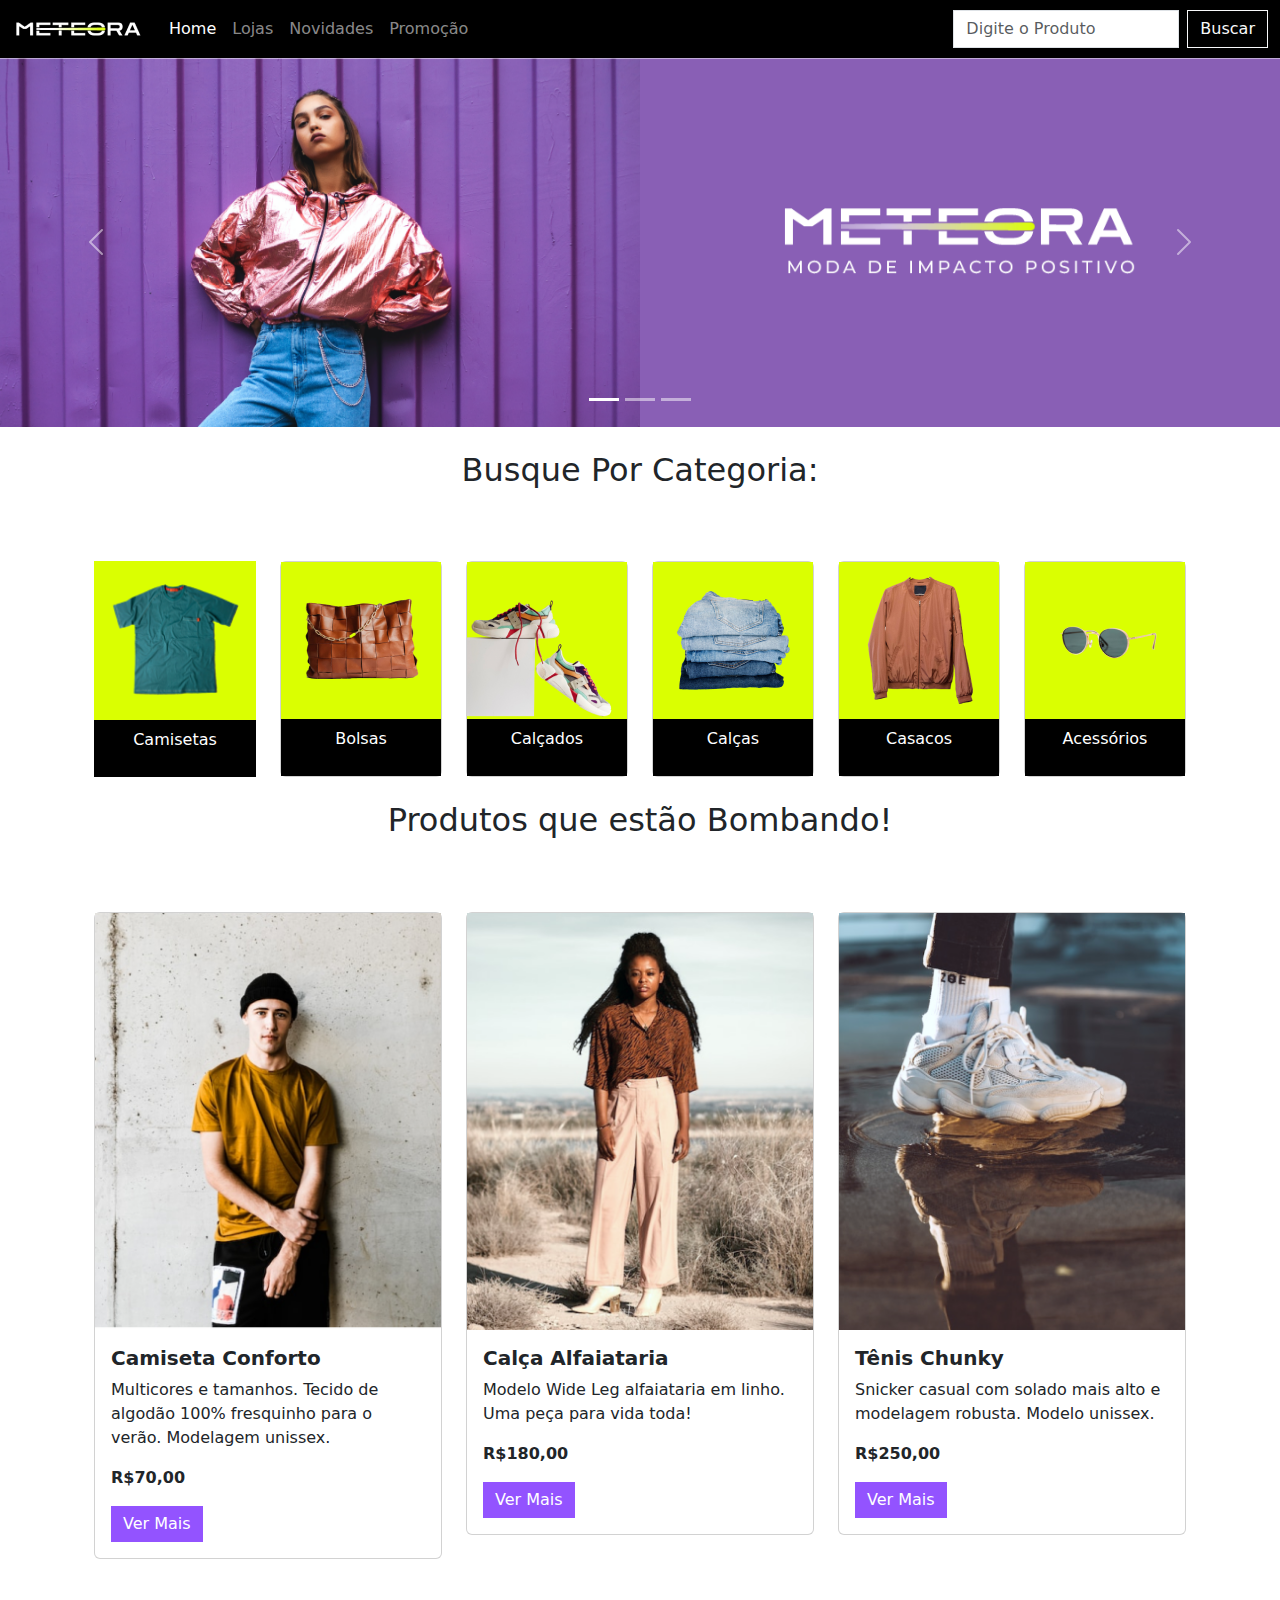
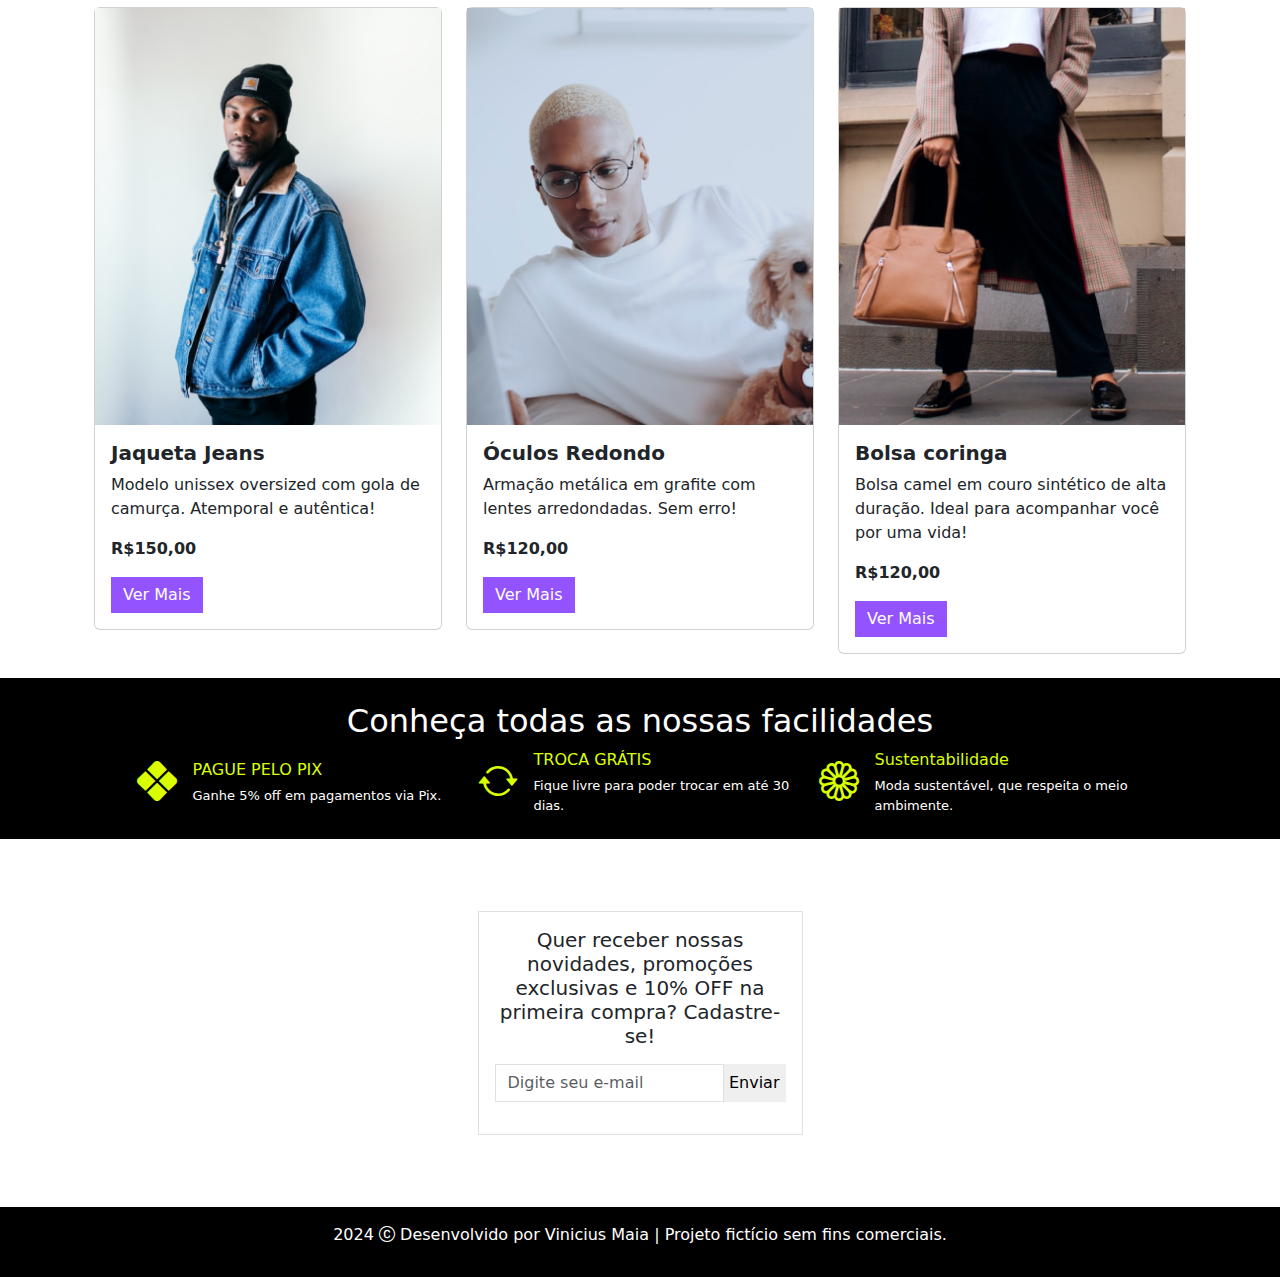
<file: meteora/index.html>
<!DOCTYPE html>
<html lang="pt-br">

<head>
    <meta charset="UTF-8">
    <meta name="viewport" content="width=device-width, initial-scale=1.0">
    <title> Meteora </title>

    <link href="https://cdn.jsdelivr.net/npm/bootstrap@5.3.3/dist/css/bootstrap.min.css" rel="stylesheet"
        integrity="sha384-QWTKZyjpPEjISv5WaRU9OFeRpok6YctnYmDr5pNlyT2bRjXh0JMhjY6hW+ALEwIH" crossorigin="anonymous">
    <link rel="stylesheet" href="https://cdn.jsdelivr.net/npm/bootstrap-icons@1.11.3/font/bootstrap-icons.min.css">
    <link rel="stylesheet" href="style.css">
    <link rel="shortcut icon" href="assets/favicon.png" type="image/x-icon">
</head>

<body>

    <header>
        <nav class="navbar navbar-expand-md bg-black navbar-dark">
            <div class="container-fluid">

                <a class="navbar-brand" href="#">
                    <h1 class="m-0">
                        <img class="d-block" src="assets/logo-meteora.png" alt="Logo da loja Meteora">
                    </h1>
                </a>

                <button class="navbar-toggler" type="button" data-bs-toggle="collapse"
                    data-bs-target="#navbarSupportedContent" aria-controls="navbarSupportedContent"
                    aria-expanded="false" aria-label="Toggle navigation">
                    <span class="navbar-toggler-icon"></span>
                </button>

                <div class="collapse navbar-collapse" id="navbarSupportedContent">
                    <ul class="navbar-nav me-auto">
                        <li class="nav-item">
                            <a class="nav-link active" aria-current="page" href="#"> Home </a>
                        </li>

                        <li class="nav-item">
                            <a class="nav-link" href="#"> Lojas </a>
                        </li>

                        <li class="nav-item">
                            <a class="nav-link" href="#"> Novidades </a>
                        </li>

                        <li class="nav-item">
                            <a class="nav-link" href="#"> Promoção </a>
                        </li>
                    </ul>

                    <form class="d-flex" role="search">
                        <input class="form-control me-2 rounded-0" type="search" placeholder="Digite o Produto"
                            aria-label="Pesquisar">
                        <button class="btn btn-outline-light rounded-0" type="submit"> Buscar </button>
                    </form>
                </div>
            </div>

        </nav>
    </header>

    <main>
        <section class="carrossel">
            <div id="carouselExampleCaptions" class="carousel slide" data-bs-ride="carousel">
                <div class="carousel-indicators">
                    <button type="button" data-bs-target="#carouselExampleCaptions" data-bs-slide-to="0" class="active"
                        aria-current="true" aria-label="Slide 1"></button>
                    <button type="button" data-bs-target="#carouselExampleCaptions" data-bs-slide-to="1"
                        aria-label="Slide 2"></button>
                    <button type="button" data-bs-target="#carouselExampleCaptions" data-bs-slide-to="2"
                        aria-label="Slide 3"></button>
                </div>

                <div class="carousel-inner">
                    <div class="carousel-item active">
                        <img src="assets/Mobile/banner1-mobile.png" class="w-100 img-fluid d-md-none"
                            alt="Modelo feminina vestindo blusa rosa fluorescente, em fundo lilás.">
                        <img src="assets/Tablet/banner1-tablet.png" class="w-100 img-fluid d-none d-md-block d-xl-none"
                            alt="Modelo feminina vestindo blusa rosa fluorescente, em fundo lilás.">
                        <img src="assets/Desktop/banner1-desktop.png" class="w-100 img-fluid d-none d-xl-block"
                            alt="Modelo feminina vestindo blusa rosa fluorescente, em fundo lilás.">
                    </div>

                    <div class="carousel-item position-relative">
                        <img src="assets/Mobile/banner2-mobile.png" class="w-100 img-fluid d-md-none"
                            alt="Modelo feminina utilizando óculos escuros e vestindo conjunto esportivo de blusa e calça na cor preta, sentada em um sofá preto em um fundo rosa.">
                        <img src="assets/Tablet/banner2-tablet.png" class="w-100 img-fluid d-none d-md-block d-xl-none"
                            alt="Modelo feminina utilizando óculos escuros e vestindo conjunto esportivo de blusa e calça na cor preta, sentada em um sofá preto em um fundo rosa.">
                        <img src="assets/Desktop/banner2.png" class="w-100 img-fluid d-none d-xl-block"
                            alt="Modelo feminina utilizando óculos escuros e vestindo conjunto esportivo de blusa e calça na cor preta, sentada em um sofá preto em um fundo rosa.">
                        <div class="carousel-caption position-absolute posicao">
                            <h5 class="fs-1"> COLEÇÃO ATEMPORAL </h5>
                            <p class="fs-4"> Estilo e qualidade para durar. </p>
                        </div>
                    </div>

                    <div class="carousel-item position-relative">
                        <img src="assets/Mobile/banner3-mobile.png" class="w-100 img-fluid d-md-none"
                            alt="Modelo masculino vestindo chapéu">
                        <img src="assets/Tablet/banner3-tablet.png" class="w-100 img-fluid d-none d-md-block d-xl-none"
                            alt="Modelo masculino vestindo chapéu">
                        <img src="assets/Desktop/banner3.png" class="w-100 img-fluid d-none d-xl-block"
                            alt="Modelo masculino vestindo chapéu">
                        <div class="carousel-caption position-absolute posicao">
                            <h5 class="fs-1"> COLEÇÃO ATEMPORAL </h5>
                            <p class="fs-4"> Alto impacto visual, baixo impacto ambiental! </p>
                        </div>
                    </div>
                </div>

                <button class="carousel-control-prev" type="button" data-bs-target="#carouselExampleCaptions"
                    data-bs-slide="prev">
                    <span class="carousel-control-prev-icon" aria-hidden="true"></span>
                    <span class="visually-hidden"> Voltar </span>
                </button>

                <button class="carousel-control-next" type="button" data-bs-target="#carouselExampleCaptions"
                    data-bs-slide="next">
                    <span class="carousel-control-next-icon" aria-hidden="true"></span>
                    <span class="visually-hidden"> Avançar </span>
                </button>
            </div>
        </section>

        <section class="categorias container row mx-auto g-4">

            <h2 class="text-center my-5"> Busque Por Categoria: </h2>

            <div class="col-6 col-md-4 col-xl-2">
                <div class="card rounded-0 border-0">
                    <img class="img-fluid d-md-none d-block" src="assets/Mobile/categorias/categoria-camiseta.png" alt="Camiseta masculina de manga na cor verde, com bolso, com detalhe vermelho.">
                    <img class="img-fluid d-none d-md-block d-xl-none" src="assets/Tablet/categorias/categoria-camiseta.png" alt="Camiseta masculina de manga na cor verde, com bolso, com detalhe vermelho.">
                    <img class="img-fluid d-none d-xl-block" src="assets/Desktop/categorias/categoria-camiseta.png" alt="Camiseta masculina de manga na cor verde, com bolso, com detalhe vermelho.">

                    <div class="card-header bg-black text-bg-dark">
                        <p class="text-center"> Camisetas </p>
                    </div>
                </div>
            </div>

            <div class="col-6 col-md-4 col-xl-2">
                <div class="card">
                    <img class="img-fluid d-block d-md-none" src="assets/Mobile/categorias/categoria-bolsas.png" alt="Camiseta masculina de manga na cor verde, com bolso, com detalhe vermelho.">
                    <img class="img-fluid d-none d-md-block d-xl-none" src="assets/Tablet/categorias/categoria-bolsas.png" alt="Camiseta masculina de manga na cor verde, com bolso, com detalhe vermelho.">
                    <img class="img-fluid d-none d-xl-block" src="assets/Desktop/categorias/categoria-bolsa.png" alt="Camiseta masculina de manga na cor verde, com bolso, com detalhe vermelho.">

                    <div class="card-header bg-black text-bg-dark">
                        <p class="text-center"> Bolsas </p>
                    </div>
                </div>
            </div>

            <div class="col-6 col-md-4 col-xl-2">
                <div class="card">
                    <img class="img-fluid d-block d-md-none" src="assets/Mobile/categorias/categoria-calcados.png" alt="Par de tênis unissex com cor predominante branca e traços na cores laranja, azul, verde e cadarço vermelho, em fundo verde limão.">
                    <img class="img-fluid d-none d-md-block d-xl-none" src="assets/Tablet/categorias/categoria-calcados.png" alt="Par de tênis unissex com cor predominante branca e traços na cores laranja, azul, verde e cadarço vermelho, em fundo verde limão.">
                    <img class="img-fluid d-none d-xl-block" src="assets/Desktop/categorias/categoria-calcados.png" alt="Par de tênis unissex com cor predominante branca e traços na cores laranja, azul, verde e cadarço vermelho, em fundo verde limão.">

                    <div class="card-header bg-black text-bg-dark">
                        <p class="text-center"> Calçados </p>
                    </div>
                </div>
            </div>

            <div class="col-6 col-md-4 col-xl-2">
                <div class="card">
                    <img class="img-fluid d-block d-md-none" src="assets/Mobile/categorias/categoria-calcas.png" alt="Quatro calças jeans dobradas e organizadas uma acima da outra, em fundo verde limão.">
                    <img class="img-fluid d-none d-md-block d-xl-none" src="assets/Tablet/categorias/categoria-calcas.png" alt="Quatro calças jeans dobradas e organizadas uma acima da outra, em fundo verde limão.">
                    <img class="img-fluid d-none d-xl-block" src="assets/Desktop/categorias/categoria-calcas.png" alt="Quatro calças jeans dobradas e organizadas uma acima da outra, em fundo verde limão.">

                    <div class="card-header bg-black text-bg-dark">
                        <p class="text-center"> Calças </p>
                    </div>
                </div>
            </div>

            <div class="col-6 col-md-4 col-xl-2">
                <div class="card">
                    <img class="img-fluid d-block d-md-none" src="assets/Mobile/categorias/categoria-casacos.png" alt="Casaco masculino na cor marrom em fundo verde limão.">
                    <img class="img-fluid d-none d-md-block d-xl-none" src="assets/Tablet/categorias/categoria-casacos.png" alt="Casaco masculino na cor marrom em fundo verde limão.">
                    <img class="img-fluid d-none d-xl-block" src="assets/Desktop/categorias/categoria-casacos.png" alt="Casaco masculino na cor marrom em fundo verde limão.">

                    <div class="card-header bg-black text-bg-dark">
                        <p class="text-center"> Casacos </p>
                    </div>
                </div>
            </div>

            <div class="col-6 col-md-4 col-xl-2">
                <div class="card">
                    <img class="img-fluid d-block d-md-none" src="assets/Mobile/categorias/categoria-oculos.png" alt="Óculos de Sol com lentes arredondadas e armação dourada, em fundo verde limão.">
                    <img class="img-fluid d-none d-md-block d-xl-none" src="assets/Tablet/categorias/categoria-oculos.png" alt="Óculos de Sol com lentes arredondadas e armação dourada, em fundo verde limão.">
                    <img class="img-fluid d-none d-xl-block" src="assets/Desktop/categorias/categoria-oculos.png" alt="Óculos de Sol com lentes arredondadas e armação dourada, em fundo verde limão.">

                    <div class="card-header bg-black text-bg-dark">
                        <p class="text-center"> Acessórios </p>
                    </div>
                </div>
            </div>
        </section>

        <section class="mais__comprados container row mx-auto g-4">
            <h2 class="container text-center my-5"> Produtos que estão Bombando! </h2>

            <div class="col-6 col-md-6 col-xl-4 pb-4">
                <div class="card">
                    <img class="img-fluid d-block d-md-none" src="assets/Mobile/produtos/camiseta.png" alt=""Modelo masculo vestindo touca preta, blusa marrom e calça jeans, com uma parede cinza de fundo.">
                    <img class="img-fluid d-none d-md-block d-xl-none" src="assets/Tablet/produtos/camiseta.png" alt=""Modelo masculo vestindo touca preta, blusa marrom e calça jeans, com uma parede cinza de fundo.">
                    <img class="img-fluid d-none d-xl-block" src="assets/Desktop/produtos/camiseta.png" alt=""Modelo masculo vestindo touca preta, blusa marrom e calça jeans, com uma parede cinza de fundo.">

                    <div class="card-body">
                        <h5 class="card-title fw-bold"> Camiseta Conforto </h5>
                        <p class="card-text">Multicores e tamanhos. Tecido de algodão 100% fresquinho para o verão. Modelagem unissex.</p>
                        <p class="fw-bold"> R$70,00 </p>
                        <a href="#" class="btn btn-lilas rounded-0 border-0"> Ver Mais </a>
                    </div>
                </div>
            </div>


            <div class="col-6 col-md-6 col-xl-4 pb-4">
                <div class="card">
                    <img class="img-fluid d-block d-md-none" src="assets/Mobile/produtos/calca.png" alt="Modelo feminina vestindo blusa marrom, calça bege, par de sapatos altos na cor branca, cordão e pulseira, em um ambiente aberto com chão de terra e matos secos.">
                    <img class="img-fluid d-none d-md-block d-xl-none" src="assets/Tablet/produtos/calca.png" alt="Modelo feminina vestindo blusa marrom, calça bege, par de sapatos altos na cor branca, cordão e pulseira, em um ambiente aberto com chão de terra e matos secos.">
                    <img class="img-fluid d-none d-xl-block" src="assets/Desktop/produtos/calca.png" alt="Modelo feminina vestindo blusa marrom, calça bege, par de sapatos altos na cor branca, cordão e pulseira, em um ambiente aberto com chão de terra e matos secos.">

                    <div class="card-body">
                        <h5 class="card-title fw-bold"> Calça Alfaiataria </h5>
                        <p class="card-text"> Modelo Wide Leg alfaiataria em linho. Uma peça para vida toda! </p>
                        <p class="fw-bold"> R$180,00 </p>
                        <a href="#" class="btn btn-lilas rounded-0 border-0"> Ver Mais </a>
                    </div>
                </div>
            </div>


            <div class="col-6 col-md-6 col-xl-4 pb-4">
                <div class="card">
                    <img class="img-fluid d-block d-md-none" src="assets/Mobile/produtos/tenis.png" alt="Foco nos pés de modelo usando par de tênis e meia na cor branca, e calça na cor preta, pisando em uma poça de água.">
                    <img class="img-fluid d-none d-md-block d-xl-none" src="assets/Tablet/produtos/tenis.png" alt="Foco nos pés de modelo usando par de tênis e meia na cor branca, e calça na cor preta, pisando em uma poça de água.">
                    <img class="img-fluid d-none d-xl-block" src="assets/Desktop/produtos/tenis.png" alt="Foco nos pés de modelo usando par de tênis e meia na cor branca, e calça na cor preta, pisando em uma poça de água.">

                    <div class="card-body">
                        <h5 class="card-title fw-bold"> Tênis Chunky </h5>
                        <p class="card-text"> Snicker casual com solado mais alto e modelagem robusta. Modelo unissex. </p>
                        <p class="fw-bold"> R$250,00 </p>
                        <a href="#" class="btn btn-lilas rounded-0 border-0"> Ver Mais </a>
                    </div>
                </div>
            </div>


            <div class="col-6 col-md-6 col-xl-4 pb-4">
                <div class="card">
                    <img class="img-fluid d-block d-md-none" src="assets/Mobile/produtos/jaqueta-jeans.png" alt="Modelo masculino vestindo toca e calça na cor preta, jaqueta jeans azul, blusa branca e cordão dourado, em um fundo branco.">
                    <img class="img-fluid d-none d-md-block d-xl-none" src="assets/Tablet/produtos/jaqueta-jeans.png" alt="Modelo masculino vestindo toca e calça na cor preta, jaqueta jeans azul, blusa branca e cordão dourado, em um fundo branco.">
                    <img class="img-fluid d-none d-xl-block" src="assets/Desktop/produtos/jaqueta-jeans.png" alt="Modelo masculino vestindo toca e calça na cor preta, jaqueta jeans azul, blusa branca e cordão dourado, em um fundo branco.">

                    <div class="card-body">
                        <h5 class="card-title fw-bold"> Jaqueta Jeans </h5>
                        <p class="card-text"> Modelo unissex oversized com gola de camurça. Atemporal e autêntica! </p>
                        <p class="fw-bold"> R$150,00 </p>
                        <a href="#" class="btn btn-lilas rounded-0 border-0"> Ver Mais </a>
                    </div>
                </div>
            </div>


            <div class="col-6 col-md-6 col-xl-4 pb-4">
                <div class="card">
                    <img class="img-fluid d-block d-md-none" src="assets/Mobile/produtos/oculos.png" alt="Modelo masculino com blusa branca e um par de óculos de lentes transparentes arredondadas, utilizando um notebook, com um cachorro poodle branco no seu colo, e em um fundo branco.">
                    <img class="img-fluid d-none d-md-block d-xl-none" src="assets/Tablet/produtos/oculos.png" alt="Modelo masculino com blusa branca e um par de óculos de lentes transparentes arredondadas, utilizando um notebook, com um cachorro poodle branco no seu colo, e em um fundo branco.">
                    <img class="img-fluid d-none d-xl-block" src="assets/Desktop/produtos/oculos.png" alt="Modelo masculino com blusa branca e um par de óculos de lentes transparentes arredondadas, utilizando um notebook, com um cachorro poodle branco no seu colo, e em um fundo branco.">

                    <div class="card-body">
                        <h5 class="card-title fw-bold"> Óculos Redondo </h5>
                        <p class="card-text"> Armação metálica em grafite com lentes arredondadas. Sem erro! </p>
                        <p class="fw-bold"> R$120,00 </p>
                        <a href="#" class="btn btn-primary btn-lilas rounded-0 border-0"> Ver Mais </a>
                    </div>
                </div>
            </div>


            <div class="col-6 col-md-6 col-xl-4 pb-4">
                <div class="card">
                    <img class="img-fluid d-block d-md-none" src="assets/Mobile/produtos/bolsa.png" alt="Cintura, pernas e pés de modelo feminina vestindo sobretudo de cor predominante bege com detalhes em tom vermelho e escuro, com calça e par de sapatos na cor preta, segurando bolsa na cor bege, com fundo de prédio.">
                    <img class="img-fluid d-none d-md-block d-xl-none" src="assets/Tablet/produtos/bolsa.png" alt="Cintura, pernas e pés de modelo feminina vestindo sobretudo de cor predominante bege com detalhes em tom vermelho e escuro, com calça e par de sapatos na cor preta, segurando bolsa na cor bege, com fundo de prédio.">
                    <img class="img-fluid d-none d-xl-block" src="assets/Desktop/produtos/bolsa.png" alt="Cintura, pernas e pés de modelo feminina vestindo sobretudo de cor predominante bege com detalhes em tom vermelho e escuro, com calça e par de sapatos na cor preta, segurando bolsa na cor bege, com fundo de prédio.">

                    <div class="card-body">
                        <h5 class="card-title fw-bold"> Bolsa coringa </h5>
                        <p class="card-text"> Bolsa camel em couro sintético de alta duração. Ideal para acompanhar você por uma vida! </p>
                        <p class="fw-bold"> R$120,00 </p>
                        <a href="#" class="btn btn-lilas rounded-0 border-0"> Ver Mais </a>
                    </div>
                </div>
            </div>

        </section>

        <section class="facilidades p-4 pb-4 bg-black text-bg-dark">
            <h2 class="text-center "> Conheça todas as nossas facilidades </h2>

            <div class="d-flex flex-column flex-lg-row justify-content-center align-items-center gap-3 px-3">
                <div class="facilidades__div d-flex align-items-center">
                    <div> <i class="verde-limao bi bi-x-diamond-fill fs-1"></i> </div>

                    <div>
                        <div class="verde-limao ms-3 mb-1"> PAGUE PELO PIX </div>
                        <div class="facilidades__desc ms-3"> Ganhe 5% off em pagamentos via Pix. </div>
                    </div>
                </div>

                <div class="facilidades__div d-flex align-items-center">
                    <div> <i class="verde-limao bi bi-arrow-repeat fs-1"></i> </div>

                    <div>
                        <div class="verde-limao ms-3 mb-1"> TROCA GRÁTIS </div>
                        <div class="facilidades__desc ms-3"> Fique livre para poder trocar em até 30 dias. </div>
                    </div>
                </div>

                <div class="facilidades__div d-flex align-items-center">
                    <div> <i class="verde-limao bi bi-flower1 fs-1"></i> </div>

                    <div>
                        <div class="verde-limao ms-3 mb-1"> Sustentabilidade </div>
                        <div class="facilidades__desc ms-3"> Moda sustentável, que respeita o meio ambimente. </div>
                    </div>
                </div>
            </div>
        </section>

        <section class="form p-4">
            <form class="container border boder-secondary my-3 my-xl-5 p-3 div-novidades text-center">
                <h5> Quer receber nossas novidades, promoções exclusivas e 10% OFF na primeira compra? Cadastre-se!
                </h5>

                <div class="input-group my-3">
                    <input class="form-control border boder-secondary rounded-0" type="email"
                        placeholder="Digite seu e-mail" aria-label="Difite seu e-mail" aria-describedby="button-addon2">
                    <button class="border-0" type="button" id="button-addon2"> Enviar </button>
                </div>
            </form>
        </section>
    </main>

    <footer class="text-center bg-black text-bg-dark">
        <p class="card-text py-3"> 2024 <i class="bi bi-c-circle"></i> Desenvolvido por Vinicius Maia | Projeto fictício sem fins comerciais. </p>
    </footer>

    <script src="https://cdn.jsdelivr.net/npm/bootstrap@5.3.3/dist/js/bootstrap.bundle.min.js"
        integrity="sha384-YvpcrYf0tY3lHB60NNkmXc5s9fDVZLESaAA55NDzOxhy9GkcIdslK1eN7N6jIeHz"
        crossorigin="anonymous"></script>
</body>

</html>
</file>
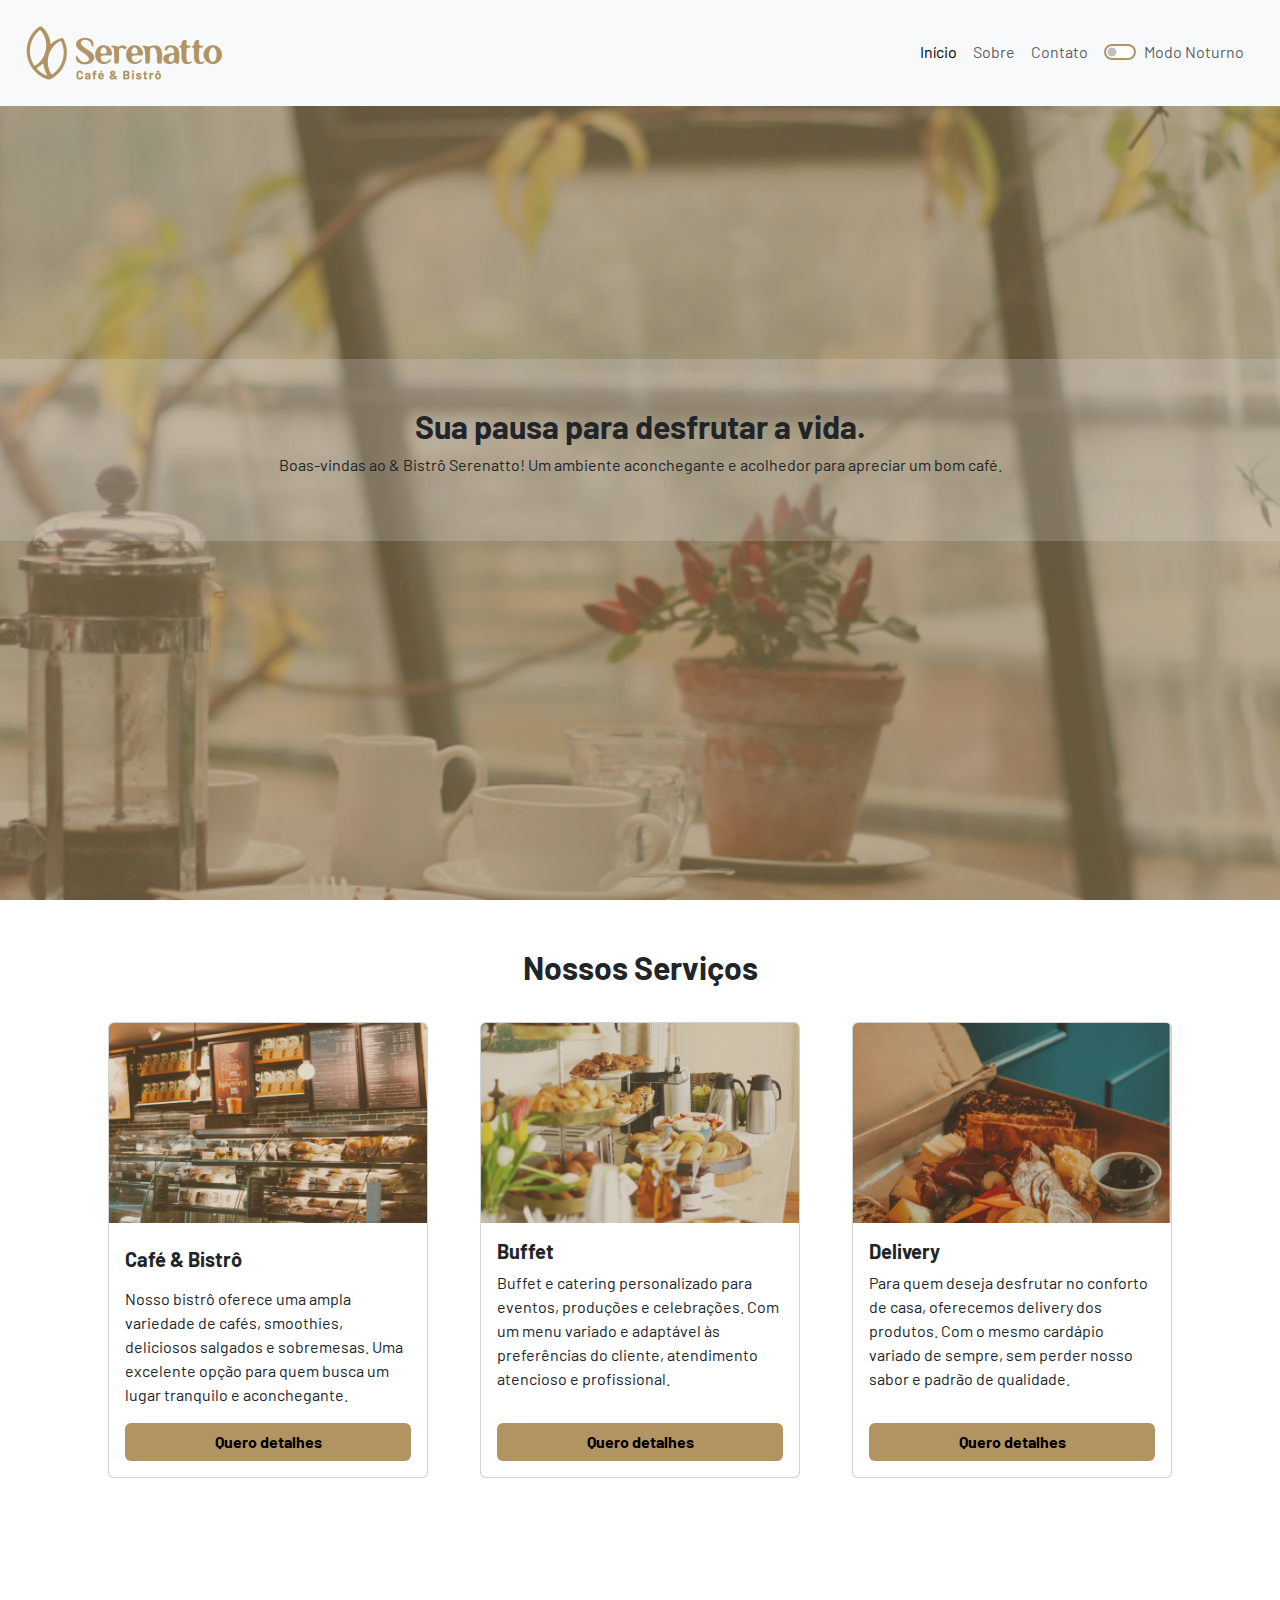
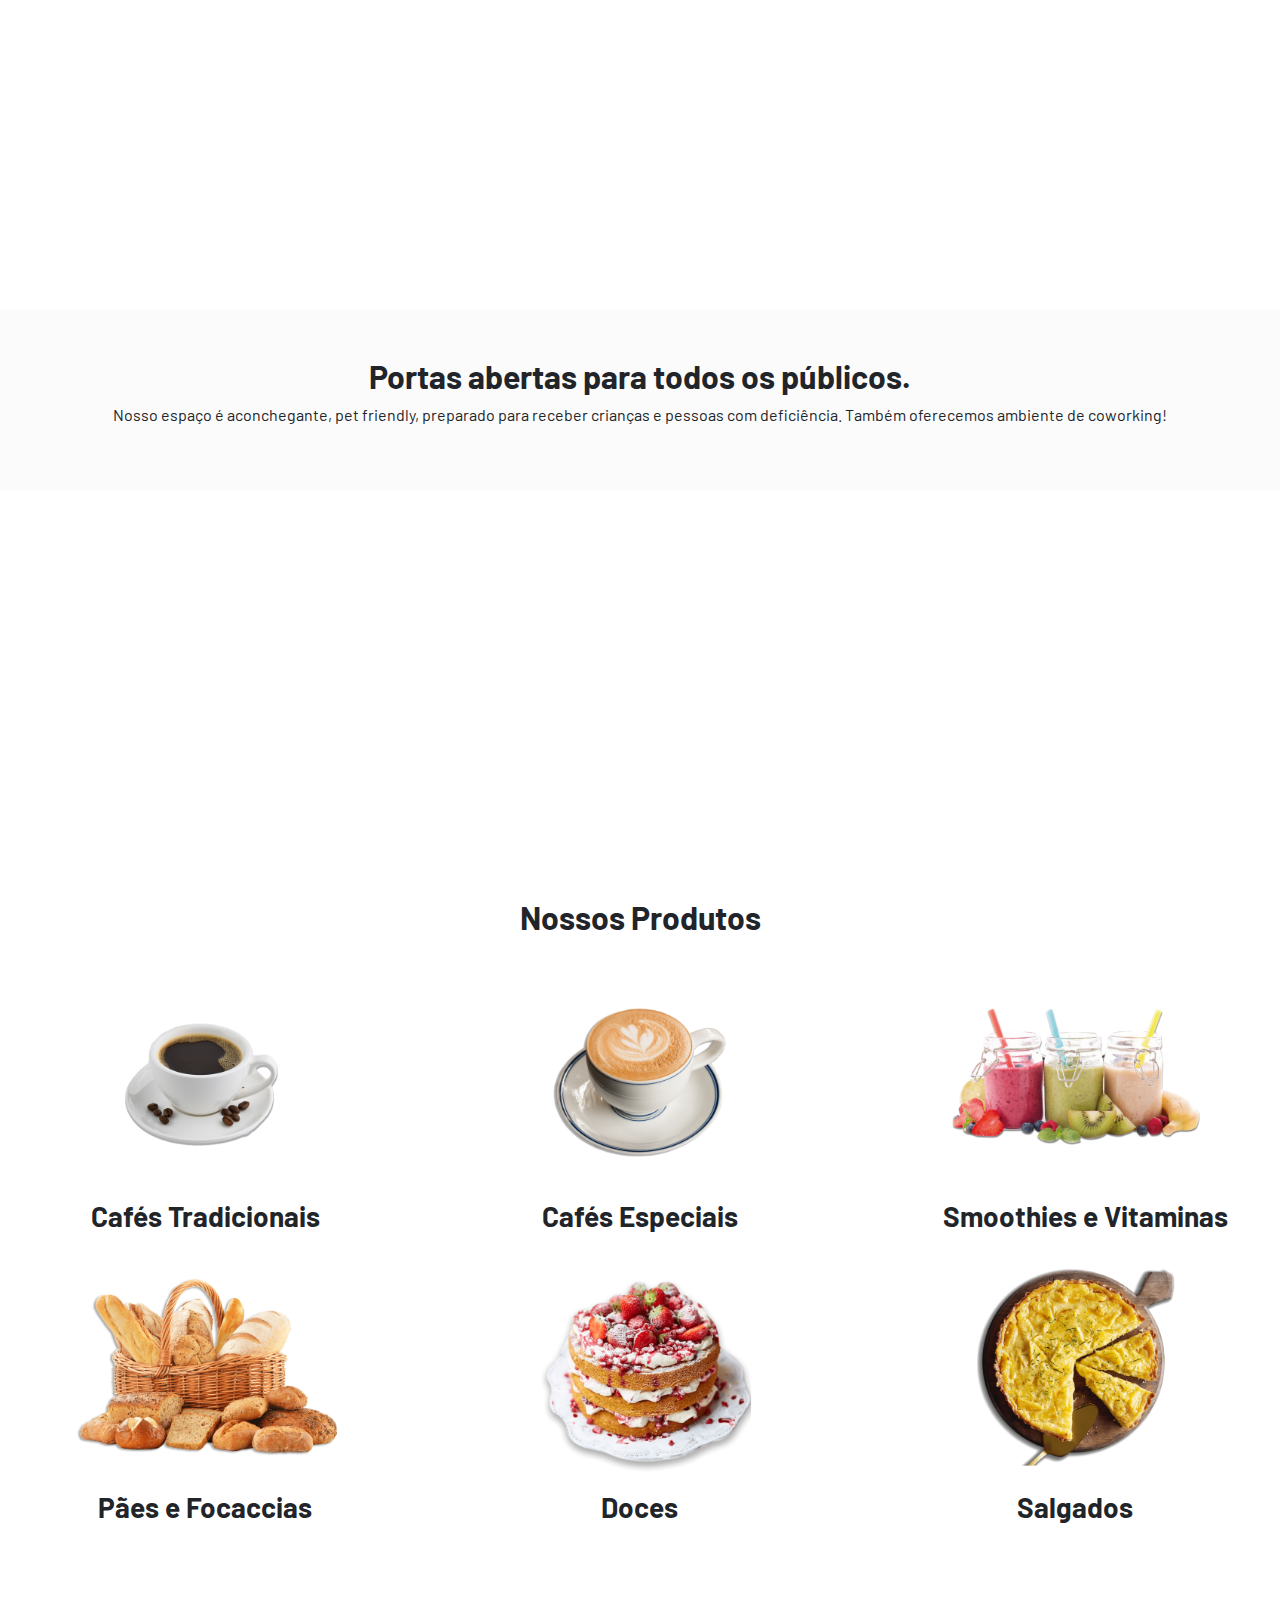
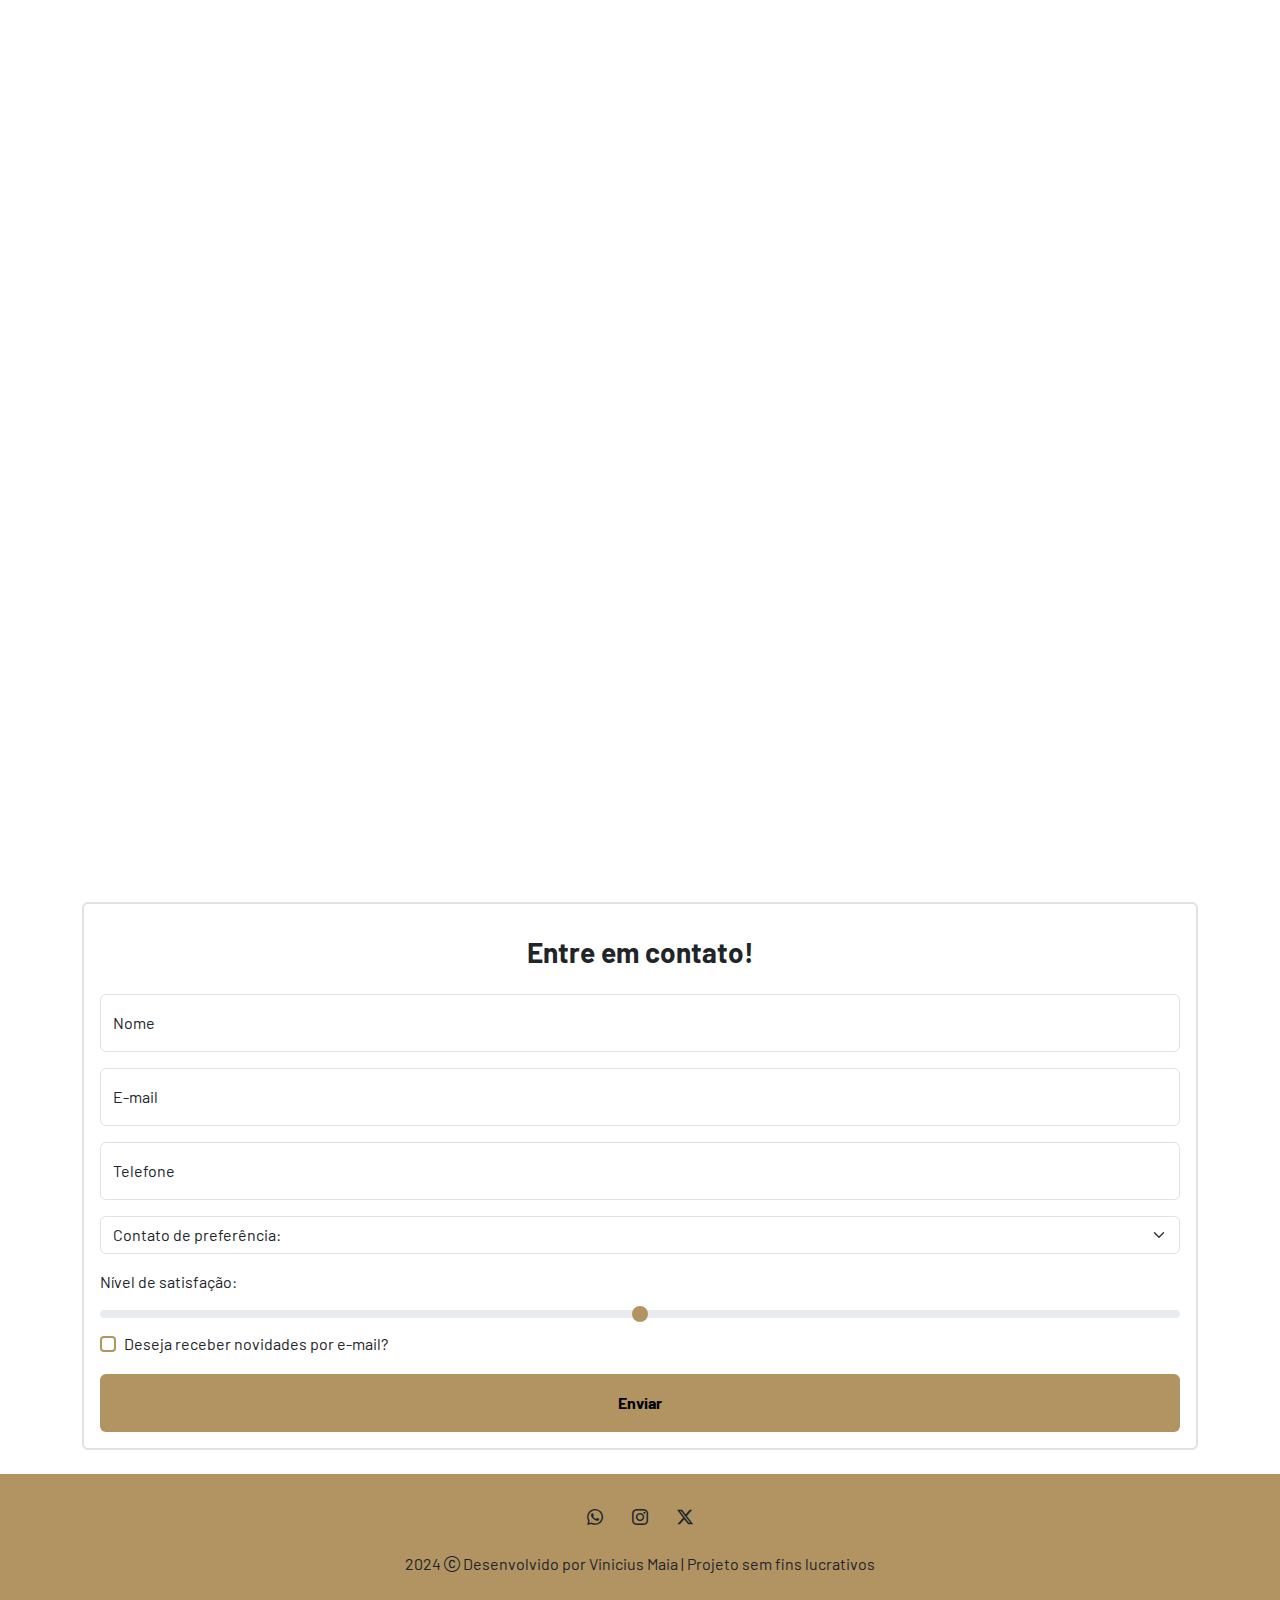
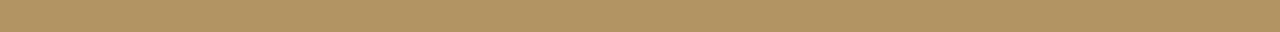
<file: Serenatto_cafes/index.html>
<!DOCTYPE html>
<html lang="pt-br">

<head>
    <meta charset="UTF-8">
    <meta http-equiv="X-UA-Compatible" content="IE=edge">
    <meta name="viewport" content="width=device-width, initial-scale=1.0">
    <title> Serenatto Cafés </title>

    <link rel="shortcut icon" href="./" type="image/x-icon">
    <link rel="shortcut icon" href="assets/favicon.png" type="image/x-icon">
    <link href="https://cdn.jsdelivr.net/npm/bootstrap@5.3.3/dist/css/bootstrap.min.css" rel="stylesheet"
        integrity="sha384-QWTKZyjpPEjISv5WaRU9OFeRpok6YctnYmDr5pNlyT2bRjXh0JMhjY6hW+ALEwIH" crossorigin="anonymous">
    <link rel="stylesheet" href="https://cdn.jsdelivr.net/npm/bootstrap-icons@1.11.3/font/bootstrap-icons.min.css">
    <link rel="stylesheet" href="estilos.css">
</head>

<body data-bs-theme="light">

    <header>
        <nav class="navbar navbar-expand-lg bg-body-tertiary fixed-top">
            <div class="container-fluid">

                <a class="navbar-brand" href="#">
                    <img class="img-fluid d-block d-md-none" src="assets/logo-mobile.png" alt="Logo Serenatto">
                    <img class="img-fluid d-none d-md-block" src="assets/logo.png" alt="Logo Serenatto">
                </a>

                <button class="navbar-toggler" type="button" data-bs-toggle="offcanvas"
                    data-bs-target="#offcanvasNavbar" aria-controls="offcanvasNavbar" aria-label="Toggle navigation">
                    <span class="navbar-toggler-icon"></span>
                </button>

                <div class="offcanvas offcanvas-end" tabindex="-1" id="offcanvasNavbar"
                    aria-labelledby="offcanvasNavbarLabel">

                    <div class="offcanvas-header">
                        <h5 class="offcanvas-title" id="offcanvasNavbarLabel"> <img src="assets/logo-mobile.png"
                                alt="Logo Serenatto"> </h5>
                        <button type="button" class="btn-close" data-bs-dismiss="offcanvas" aria-label="Close"></button>
                    </div>

                    <div class="offcanvas-body">
                        <ul class="navbar-nav justify-content-end flex-grow-1 pe-3">
                            <li class="nav-item">
                                <a class="nav-link active" aria-current="page" href="#"> Início </a>
                            </li>

                            <li class="nav-item">
                                <a class="nav-link" href="#"> Sobre </a>
                            </li>

                            <li class="nav-item">
                                <a class="nav-link" href="#contato"> Contato </a>
                            </li>

                            <li class="nav-item">
                                <a class="nav-link" href="#">
                                    <div class="form-check form-switch">
                                        <input class="form-check-input" type="checkbox" role="switch"
                                            id="modo-noturno">
                                        <label class="form-check-label" for="modo-noturno"> Modo Noturno
                                        </label>
                                    </div>
                                </a>
                            </li>
                        </ul>
                    </div>
                </div>
            </div>
        </nav>
    </header>

    <main>
        <section class="banner banner-1 d-flex flex-column justify-content-center text-center">
            <div class="banner-titulo bg-body-secondary py-5">
                <h2 class="fw-bold"> Sua pausa para desfrutar a vida. </h2>
                <p> Boas-vindas ao & Bistrô Serenatto! Um ambiente aconchegante e acolhedor para apreciar um bom café.
                </p>
            </div>
        </section>

        <section class="servicos py-5">
            <h2 class="text-center fw-bold pb-1"> Nossos Serviços </h2>

            <div class="container d-flex justify-content-around flex-wrap">
                <div class="card m-4">
                    <img src="assets/cafe-card.png" class="card-img-top"
                        alt="Balcão de padaria tradicional com alimentos diversos">
                    <div class="card-body">
                        <h5 class="card-title py-2 fw-bold"> Café & Bistrô </h5>
                        <p class="card-text">Nosso bistrô oferece uma ampla variedade de cafés, smoothies, deliciosos
                            salgados e sobremesas. Uma excelente opção para quem busca um lugar tranquilo e
                            aconchegante. </p>
                        <a href="#" data-bs-toggle="offcanvas" data-bs-target="#canvas-1" aria-controls="offcanvasRight"
                            class="btn botao-padrao w-100 fw-bold"> Quero detalhes </a>
                    </div>
                </div>

                <div class="card m-4">
                    <img src="./assets/buffet-card.png" class="card-img-top"
                        alt="Mesa de buffet com alimentos diversos">
                    <div class="card-body">
                        <h5 class="card-title fw-bold"> Buffet </h5>
                        <p class="card-text">Buffet e catering personalizado para eventos, produções e celebrações. Com
                            um menu variado e adaptável às preferências do cliente, atendimento atencioso e
                            profissional. </p>
                        <a href="#" data-bs-toggle="offcanvas" data-bs-target="#canvas-2" aria-controls="offcanvasRight"
                            class="btn botao-padrao w-100 fw-bold  mt-3"> Quero detalhes </a>
                    </div>
                </div>

                <div class="card m-4">
                    <img src="./assets/delivery-card.png" class="card-img-top"
                        alt="Caixa aberta armazenando comidas diversas">
                    <div class="card-body">
                        <h5 class="card-title fw-bold"> Delivery </h5>
                        <p class="card-text"> Para quem deseja desfrutar no conforto de casa, oferecemos delivery dos
                            produtos. Com o mesmo cardápio variado de sempre, sem perder nosso sabor e padrão de
                            qualidade. </p>
                        <a href="#" data-bs-toggle="offcanvas" data-bs-target="#canvas-3" aria-controls="offcanvasRight"
                            class="btn botao-padrao w-100 fw-bold  mt-3"> Quero detalhes </a>
                    </div>
                </div>
            </div>
        </section>

        <section class="banner banner-2 d-flex flex-column justify-content-center text-center">
            <div class="banner-titulo bg-body-secondary py-5">
                <h2 class="fw-bold"> Portas abertas para todos os públicos. </h2>
                <p> Nosso espaço é aconchegante, pet friendly, preparado para receber crianças e pessoas com
                    deficiência. Também oferecemos ambiente de coworking! </p>
            </div>
        </section>

        <section class="produtos py-5">
            <h2 class="text-center fw-bold pb-1"> Nossos Produtos </h2>

            <div class="row text-center">
                <div class="col-12 col-md-6 col-lg-4">
                    <div class="card-produto border-0 mx-auto btn" data-bs-toggle="modal" data-bs-target="#modal-1">
                        <img src="assets/produtos-cafe-tradicional.png" class="card-img-top" alt="xicará de café preto">

                        <div class="card-body text-center">
                            <h3 class="card-text fw-bold text-nowrap"> Cafés Tradicionais </h3>
                        </div>
                    </div>
                </div>

                <div class="col-12 col-md-6 col-lg-4">
                    <div class="card-produto border-0 btn mx-auto" data-bs-toggle="modal" data-bs-target="#modal-2">
                        <img src="assets/produtos-cafe-especial.png" class="card-img-top" alt="xicará de capuccino">

                        <div class="card-body text-center">
                            <h3 class="card-text fw-bold text-nowrap"> Cafés Especiais </h3>
                        </div>
                    </div>
                </div>

                <div class="col-12 col-md-6 col-lg-4">
                    <div class="card-produto border-0 btn mx-auto" data-bs-toggle="modal" data-bs-target="#modal-3">
                        <img src="assets/produtos-vitaminas.png" class="card-img-top" alt="três vitaminas">

                        <div class="card-body text-center">
                            <h3 class="card-text fw-bold text-nowrap"> Smoothies e Vitaminas </h3>
                        </div>
                    </div>
                </div>

                <div class="col-12 col-md-6 col-lg-4">
                    <div class="card-produto border-0 btn mx-auto" data-bs-toggle="modal" data-bs-target="#modal-4">
                        <img src="assets/produtos-paes.png" class="card-img-top" alt="cesta de pães">

                        <div class="card-body text-center">
                            <h3 class="card-text fw-bold text-nowrap"> Pães e Focaccias </h3>
                        </div>
                    </div>
                </div>

                <div class="col-12 col-md-6 col-lg-4">
                    <div class="card-produto border-0 btn mx-auto" data-bs-toggle="modal" data-bs-target="#modal-5">
                        <img src="assets/produtos-doces.png" class="card-img-top" alt="bolo de morango">

                        <div class="card-body text-center">
                            <h3 class="card-text fw-bold text-nowrap"> Doces </h3>
                        </div>
                    </div>
                </div>

                <div class="col-12 col-md-6 col-lg-4">
                    <div class="card-produto border-0 btn mx-auto" data-bs-toggle="modal" data-bs-target="#modal-6">
                        <img src="assets/produtos-salgados.png" class="card-img-top" alt="torta salgada">

                        <div class="card-body text-center">
                            <h3 class="card-text fw-bold text-nowrap"> Salgados </h3>
                        </div>
                    </div>
                </div>
            </div>
        </section>

        <section class="banner banner-3">
        </section>

        <section class="contato py-4 container">
            <div class="border border-2 rounded p-3">
                <h3 class="fw-bold text-center p-3"> Entre em contato! </h3>

                <form id="contato">
                    <div class="form-floating mb-3">
                        <input type="text" class="form-control" id="floatingNome" placeholder="Nome">
                        <label for="floatingNome"> Nome </label>
                    </div>

                    <div class="form-floating mb-3">
                        <input type="email" class="form-control" id="floatingEmail" placeholder="name@example.com">
                        <label for="floatingEmail"> E-mail </label>
                    </div>

                    <div class="form-floating mb-3">
                        <input type="tel" class="form-control" id="floatingTelefone" placeholder="telefone">
                        <label for="floatingTelefone"> Telefone </label>
                    </div>

                    <select class="form-select mb-3" aria-label="Default select example">
                        <option selected> Contato de preferência: </option>
                        <option value="1"> E-mail </option>
                        <option value="2"> Whatsapp </option>
                        <option value="3"> Ligação </option>
                    </select>

                    <label for="nivel_satisfacao" class="form-label"> Nível de satisfação: </label>
                    <input type="range" class="form-range input-range" id="nivel_satisfacao">

                    <div class="form-check">
                        <input class="form-check-input" type="checkbox" value="" id="flexCheckDefault">
                        <label class="form-check-label" for="flexCheckDefault">
                          Deseja receber novidades por e-mail?
                        </label>
                    </div>

                    <button type="button" class="btn botao-padrao fw-bold w-100 mt-3 py-3"> Enviar </button>
                </form>
            </div>
        </section>
    </main>

    <!-- OFFCANVAS -->

    <div class="offcanvas offcanvas-end" tabindex="-1" id="canvas-1" aria-labelledby="offcanvasRightLabel">
        <div class="offcanvas-header">
            <h5 class="offcanvas-title" id="offcanvasRightLabel"> Café & Bistrô </h5>
            <button type="button" class="btn-close" data-bs-dismiss="offcanvas" aria-label="Close"></button>
        </div>

        <div class="offcanvas-body">
            <div class="accordion" id="accordionExample">
                <div class="accordion-item">

                    <h2 class="accordion-header">
                        <button class="accordion-button" type="button" data-bs-toggle="collapse"
                            data-bs-target="#collapseOne" aria-expanded="true" aria-controls="collapseOne">
                            Café
                        </button>
                    </h2>

                    <div id="collapseOne" class="accordion-collapse collapse show" data-bs-parent="#accordionExample">
                        <div class="accordion-body">
                            Temos um excelente espaço para alimentação e descanso, com a vitrine recheada de doces,
                            salgados, cafés tradicionais e especiais para desfrutar seus melhores momentos.
                        </div>
                    </div>
                </div>

                <div class="accordion-item">

                    <h2 class="accordion-header">
                        <button class="accordion-button collapsed" type="button" data-bs-toggle="collapse"
                            data-bs-target="#collapseTwo" aria-expanded="false" aria-controls="collapseTwo">
                            Bistrô
                        </button>
                    </h2>

                    <div id="collapseTwo" class="accordion-collapse collapse" data-bs-parent="#accordionExample">
                        <div class="accordion-body">
                            Além de cafés o dia todo, oferecemos refeições em horário de almoço (11 às 15h) com pratos
                            deliciosos de bistrô!
                        </div>
                    </div>
                </div>

                <div class="accordion-item">

                    <h2 class="accordion-header">
                        <button class="accordion-button collapsed" type="button" data-bs-toggle="collapse"
                            data-bs-target="#collapseThree" aria-expanded="false" aria-controls="collapseThree">
                            Coworking
                        </button>
                    </h2>

                    <div id="collapseThree" class="accordion-collapse collapse" data-bs-parent="#accordionExample">
                        <div class="accordion-body">
                            Temos espaço adequado para trabalho, com conexão de internet de alta velocidade e
                            instalações confortáveis para reuniões.
                        </div>
                    </div>
                </div>
            </div>
        </div>
    </div>

    <div class="offcanvas offcanvas-end" tabindex="-1" id="canvas-2" aria-labelledby="offcanvasRightLabel">
        <div class="offcanvas-header">
            <h5 class="offcanvas-title" id="offcanvasRightLabel"> Café & Bistrô </h5>
            <button type="button" class="btn-close" data-bs-dismiss="offcanvas" aria-label="Close"></button>
        </div>

        <div class="offcanvas-body">
            <div class="accordion" id="accordionExample">
                <div class="accordion-item">

                    <h2 class="accordion-header">
                        <button class="accordion-button" type="button" data-bs-toggle="collapse"
                            data-bs-target="#collapseOne" aria-expanded="true" aria-controls="collapseOne">
                            Eventos
                        </button>
                    </h2>

                    <div id="collapseOne" class="accordion-collapse collapse show" data-bs-parent="#accordionExample">
                        <div class="accordion-body">
                            Organizamos buffet com cardápios variados e personalizados para casamentos, festas de
                            aniversário e outros eventos!
                        </div>
                    </div>
                </div>

                <div class="accordion-item">

                    <h2 class="accordion-header">
                        <button class="accordion-button collapsed" type="button" data-bs-toggle="collapse"
                            data-bs-target="#collapseTwo" aria-expanded="false" aria-controls="collapseTwo">
                            Catering
                        </button>
                    </h2>

                    <div id="collapseTwo" class="accordion-collapse collapse" data-bs-parent="#accordionExample">
                        <div class="accordion-body">
                            Oferecemos serviço de alimentação variada para coffee breaks, produções e bastidores.
                        </div>
                    </div>
                </div>
            </div>
        </div>
    </div>

    <div class="offcanvas offcanvas-end" tabindex="-1" id="canvas-3" aria-labelledby="offcanvasRightLabel">
        <div class="offcanvas-header">
            <h5 class="offcanvas-title" id="offcanvasRightLabel"> Café & Bistrô </h5>
            <button type="button" class="btn-close" data-bs-dismiss="offcanvas" aria-label="Close"></button>
        </div>

        <div class="offcanvas-body">
            <div class="accordion" id="accordionExample">
                <div class="accordion-item">

                    <h2 class="accordion-header">
                        <button class="accordion-button" type="button" data-bs-toggle="collapse"
                            data-bs-target="#collapseOne" aria-expanded="true" aria-controls="collapseOne">
                            Encomendas para eventos
                        </button>
                    </h2>

                    <div id="collapseOne" class="accordion-collapse collapse show" data-bs-parent="#accordionExample">
                        <div class="accordion-body">
                            Produzimos e entregamos os itens de café de nosso cardápio em grandes quantidades para seus
                            eventos! Basta entrar em contato e fazer a reserva com 72h de antecedência.
                        </div>
                    </div>
                </div>

                <div class="accordion-item">

                    <h2 class="accordion-header">
                        <button class="accordion-button collapsed" type="button" data-bs-toggle="collapse"
                            data-bs-target="#collapseTwo" aria-expanded="false" aria-controls="collapseTwo">
                            Entrega por aplicativo
                        </button>
                    </h2>

                    <div id="collapseTwo" class="accordion-collapse collapse" data-bs-parent="#accordionExample">
                        <div class="accordion-body">
                            Entregamos pelos aplicativos Ifood e Rappi. Consulte nosso cardápio por lá e faça seu
                            pedido!
                        </div>
                    </div>
                </div>
            </div>
        </div>
    </div>

    <!-- MODAIS -->

    <div class="modal fade" id="modal-1" tabindex="-1" aria-labelledby="exampleModalLabel" aria-hidden="true">
        <div class="modal-dialog">
            <div class="modal-content">
                <div class="modal-header">
                    <h2 class="modal-title fs-5 fw-bold" id="exampleModalLabel"> Cafés Tradicionais </h2>
                    <button type="button" class="btn-close" data-bs-dismiss="modal" aria-label="Close"></button>
                </div>
                <div class="modal-body">
                    <img src="assets/produtos-cafe-tradicional.png" class="w-100" alt="xicará de café preto">
                    <p>
                        O café Serenatto é conhecido por seus blends tradicionais e saborosos, que agradam aos amantes
                        da bebida. Nossos grãos são cuidadosamente selecionados e torrados para produzir um aroma rico e
                        sabor equilibrado.
                    </p>

                    <p>
                        Entre os cafés mais tradicionais da casa, destaca-se o "Café Serenatto", um blend exclusivo de
                        grãos com notas de chocolate e caramelo. Outra opção popular é o "Café Italiano", um café
                        expresso encorpado e intenso. Já o "Café Cappuccino" é uma escolha clássica para quem prefere
                        uma bebida cremosa e suave.
                    </p>
                </div>
                <div class="modal-footer mx-auto">
                    <button type="button" class="btn btn-secondary botao-padrao border-0" data-bs-dismiss="modal">
                        Fechar Janela </button>
                </div>
            </div>
        </div>
    </div>

    <div class="modal fade" id="modal-2" tabindex="-1" aria-labelledby="exampleModalLabel" aria-hidden="true">
        <div class="modal-dialog">
            <div class="modal-content">
                <div class="modal-header">
                    <h2 class="modal-title fs-5 fw-bold" id="exampleModalLabel"> Cafés Especiais </h2>
                    <button type="button" class="btn-close" data-bs-dismiss="modal" aria-label="Close"></button>
                </div>
                <div class="modal-body">
                    <img src="assets/produtos-cafe-especial.png" class="w-100" alt="xicará de capuccino">
                    <p>
                        Somos conhecidos também por nossos cafés especiais, que são cuidadosamente preparados com grãos
                        selecionados de alta qualidade e técnicas de preparo precisas.
                    </p>

                    <p>
                        Entre as opções de cafés especiais do Café & Bistrô Serenatto, destacamos o café aeropress, que
                        é preparado com uma técnica de imersão e pressão, resultando em uma bebida de sabor intenso e
                        aroma acentuado. Outra opção popular é o café Hario V60, que é preparado com um filtro de papel
                        em formato de cone e resulta em uma bebida limpa e suave, ressaltando as notas sensoriais dos
                        grãos. Além disso, oferecemos uma variedade de bebidas geladas, como o café gelado, que é
                        preparado com grãos torrados escuros e servido com gelo e leite, resultando em uma bebida
                        refrescante e saborosa.
                    </p>
                </div>
                <div class="modal-footer mx-auto">
                    <button type="button" class="btn btn-secondary botao-padrao border-0" data-bs-dismiss="modal">
                        Fechar Janela </button>
                </div>
            </div>
        </div>
    </div>

    <div class="modal fade" id="modal-3" tabindex="-1" aria-labelledby="exampleModalLabel" aria-hidden="true">
        <div class="modal-dialog">
            <div class="modal-content">
                <div class="modal-header">
                    <h2 class="modal-title fs-5 fw-bold" id="exampleModalLabel"> Smoothies e Vitaminas </h2>
                    <button type="button" class="btn-close" data-bs-dismiss="modal" aria-label="Close"></button>
                </div>
                <div class="modal-body">
                    <img src="assets/produtos-vitaminas.png" class="w-100" alt="xicará de capuccino">
                    <p>
                        Somos conhecidos também por nossos amoothies e vitaminas, que são cuidadosamente preparados com as mais frecas frutas!
                    </p>
                </div>
                <div class="modal-footer mx-auto">
                    <button type="button" class="btn btn-secondary botao-padrao border-0" data-bs-dismiss="modal">
                        Fechar Janela </button>
                </div>
            </div>
        </div>
    </div>

    <div class="modal fade" id="modal-4" tabindex="-1" aria-labelledby="exampleModalLabel" aria-hidden="true">
        <div class="modal-dialog">
            <div class="modal-content">
                <div class="modal-header">
                    <h2 class="modal-title fs-5 fw-bold" id="exampleModalLabel"> Pães e Focaccias </h2>
                    <button type="button" class="btn-close" data-bs-dismiss="modal" aria-label="Close"></button>
                </div>
                <div class="modal-body">
                    <img src="assets/produtos-paes.png" class="w-100" alt="xicará de capuccino">
                    <p>
                        Somos conhecidos também por nossos pães e focaccias, que são cuidadosamente preparados com grãos
                        e trigos selecionados de alta qualidade e técnicas de preparo precisas.
                    </p>
                </div>
                <div class="modal-footer mx-auto">
                    <button type="button" class="btn btn-secondary botao-padrao border-0" data-bs-dismiss="modal">
                        Fechar Janela </button>
                </div>
            </div>
        </div>
    </div>

    <div class="modal fade" id="modal-5" tabindex="-1" aria-labelledby="exampleModalLabel" aria-hidden="true">
        <div class="modal-dialog">
            <div class="modal-content">
                <div class="modal-header">
                    <h2 class="modal-title fs-5 fw-bold" id="exampleModalLabel"> Doces </h2>
                    <button type="button" class="btn-close" data-bs-dismiss="modal" aria-label="Close"></button>
                </div>
                <div class="modal-body">
                    <img src="assets/produtos-doces.png" class="w-100" alt="xicará de capuccino">
                    <p>
                        Somos conhecidos também por doces, das mais diversas opções e sabores.
                    </p>
                </div>
                <div class="modal-footer mx-auto">
                    <button type="button" class="btn btn-secondary botao-padrao border-0" data-bs-dismiss="modal">
                        Fechar Janela </button>
                </div>
            </div>
        </div>
    </div>

    <div class="modal fade" id="modal-6" tabindex="-1" aria-labelledby="exampleModalLabel" aria-hidden="true">
        <div class="modal-dialog">
            <div class="modal-content">
                <div class="modal-header">
                    <h2 class="modal-title fs-5 fw-bold" id="exampleModalLabel"> Salgados </h2>
                    <button type="button" class="btn-close" data-bs-dismiss="modal" aria-label="Close"></button>
                </div>
                <div class="modal-body">
                    <img src="assets/produtos-salgados.png" class="w-100" alt="xicará de capuccino">
                    <p>
                        Somos conhecidos também por nossos salgados, que são cuidadosamente preparados com amor e carinho.
                    </p>
                </div>
                <div class="modal-footer mx-auto">
                    <button type="button" class="btn btn-secondary botao-padrao border-0" data-bs-dismiss="modal">
                        Fechar Janela </button>
                </div>
            </div>
        </div>
    </div>

    <footer class="text-center">
        <div class="container p-4 mb-4"> 
            <a href="#" class="btn"> <i class="bi bi-whatsapp"> </i> </a> 
            <a href="#" class="btn"> <i class="bi bi-instagram"> </i> </a> 
            <a href="#" class="btn"> <i class="bi bi-twitter-x"> </i> </a> 
        
            <p class="p-3">
                2024 <i class="bi bi-c-circle"></i> Desenvolvido por Vinicius Maia | Projeto sem fins lucrativos
            </p>
        </div>
    </footer>

    <script src="https://cdn.jsdelivr.net/npm/bootstrap@5.3.3/dist/js/bootstrap.bundle.min.js"
        integrity="sha384-YvpcrYf0tY3lHB60NNkmXc5s9fDVZLESaAA55NDzOxhy9GkcIdslK1eN7N6jIeHz"
        crossorigin="anonymous"></script>

    <script src="script.js"></script>
</body>

</html>
</file>
<file: meteora/style.css>
.verde-limao {
    color: #DAFF01;
}

.btn-lilas {
    background-color: #9353FF;
    color: #FFF;
}

.facilidades__desc {
    font-size: 13px;
}

.div-novidades, .facilidades__div {
    width: 325px;
}

.posicao{
    top: 40%;
}

footer {
    height: 70px;
}

@media(max-width: 767px){
    .posicao{
        top:60%;
    }
}
</file>
<file: Serenatto_cafes/estilos.css>
@import url('https://fonts.googleapis.com/css2?family=Barlow:ital,wght@0,100;0,200;0,300;0,400;0,500;0,600;0,700;0,800;0,900;1,100;1,200;1,300;1,400;1,500;1,600;1,700;1,800;1,900&display=swap');

/* ESTILIZAÇÃO GERAL*/

body {
    --bege: #E6E0D6;
    --marrom-escuro: #816D4F;
    --marrom-claro: #B29463;
    --preto: #000;
    --branco: #FFF;
    font-family: "Barlow", sans-serif;
    height: 4000px;
}

/* ESTLIZAÇÃO DOS INPUTS */

input[type="checkbox"] {
    border: 2px solid var(--marrom-claro);
    box-shadow: none;
}

input[type="checkbox"]:checked,
input[type="checkbox"]:focus {
    background-color: var(--marrom-claro);
    border-color: var(--marrom-claro);
    box-shadow: none;
    outline: none;
}

/* ESTILIZAÇÃO DOS BANNERS */

.banner {
    width: 100%;
    height: 100vh;
    background-repeat: no-repeat;
    background-size: cover;
    background-position: center;
    background-attachment: fixed;
}

.banner-1 {
    background-image: url(assets/banner-1.png);
}

.banner-2 {
    background-image: url(assets/banner-2.png);
}

.banner-3 {
    background-image: url(assets/banner-3.png);
}

.banner-titulo {
    --bs-bg-opacity: .2; /* TRANSPARÊCIA */
}

/* NOSSOS SERVIÇOS */

.card {
    width: 20rem;
}

.botao-padrao {
    background-color: var(--marrom-claro);
    color: var(--preto);
}

/* OFFCANVAS */

.accordion-button,
.accordion-button:focus {
    background-color: var(--marrom-claro);
}

/* NOSSOS PRODUTOS */

.card-produto {
    width: 18rem;
}

.produtos {
    justify-content: center;
    width: 100%;
}

/* FORMULÁRIO */

.input-range::-webkit-slider-thumb {
    background-color: var(--marrom-claro);
}

/* RODAPÉ */

footer {
    background-color: var(--marrom-claro);
}

/* DARK MODE */

[data-bs-theme="dark"] {
    color: #fff;;
    .nav-link, .card-body, .offcanvas, .accordion, .btn {
        --bs-nav-link-color: #fff;
        --bs-card-color: #fff;
        --bs-offcanvas-color: #fff;
        --bs-body-color: #fff;
        --bs-body-color: #fff;
    }
}
</file>
